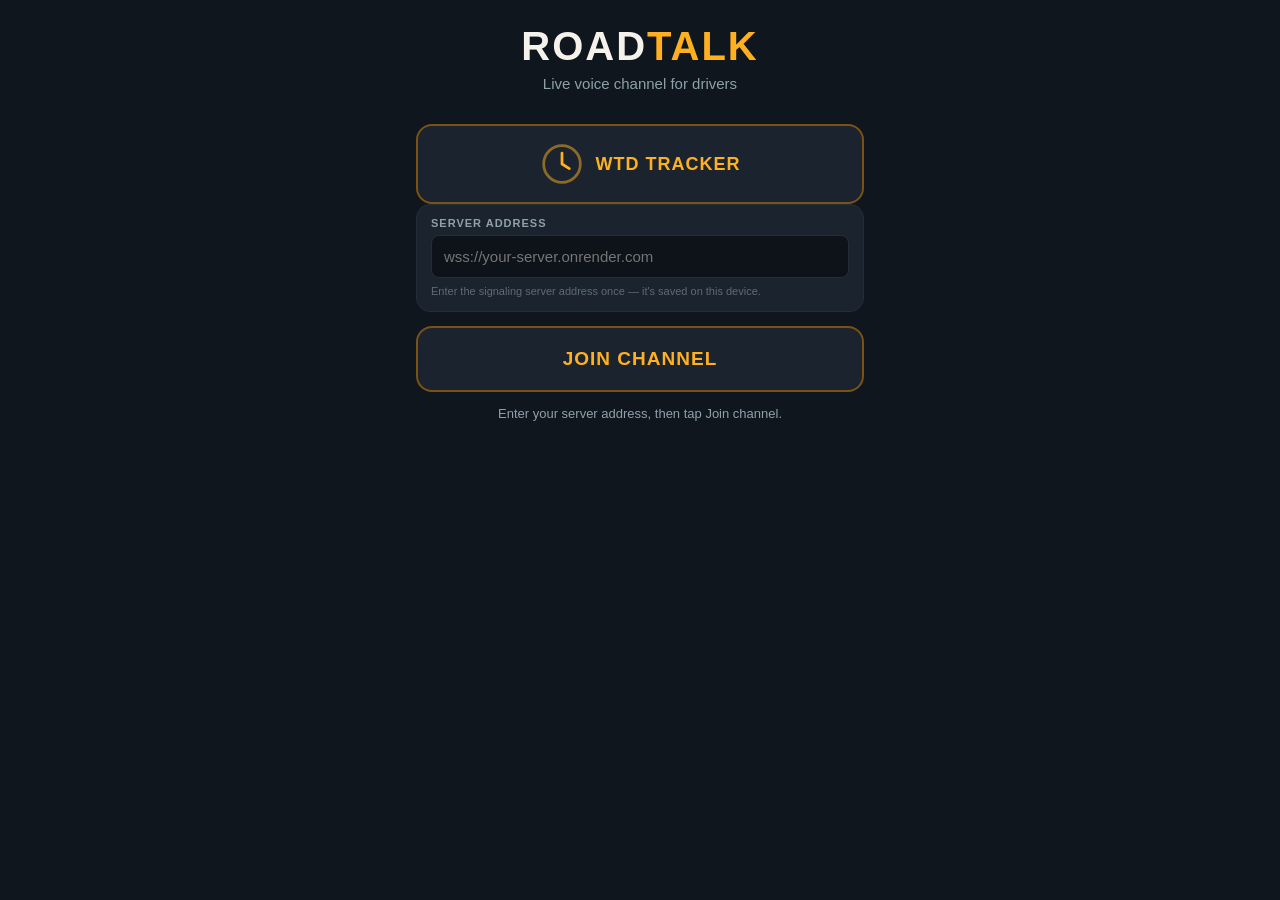
<file: index.html>
<!DOCTYPE html>
<html lang="en">
<head>
<meta charset="UTF-8">
<meta name="viewport" content="width=device-width, initial-scale=1.0, maximum-scale=1.0, user-scalable=no">
<title>RoadTalk</title>
<meta name="theme-color" content="#10161d">
<link rel="manifest" href="/manifest.json">
<link rel="icon" href="/icons/icon-192.png">
<link rel="apple-touch-icon" href="/icons/icon-192.png">
<meta name="apple-mobile-web-app-capable" content="yes">
<meta name="apple-mobile-web-app-status-bar-style" content="black-translucent">
<meta name="apple-mobile-web-app-title" content="RoadTalk">
<link rel="stylesheet" href="/style.css">
</head>
<body>
<div class="app">

  <header class="topbar">
    <h1>ROAD<span>TALK</span></h1>
    <p class="subtitle">Live voice channel for drivers</p>
  </header>

  <button class="routes-btn" id="routesBtn" type="button">
    <svg class="routes-icon" viewBox="0 0 48 48" fill="none" xmlns="http://www.w3.org/2000/svg">
      <circle cx="24" cy="24" r="20" stroke="currentColor" stroke-width="3" opacity="0.5"/>
      <path d="M24 12v12l8 5" stroke="currentColor" stroke-width="3" stroke-linecap="round" stroke-linejoin="round"/>
    </svg>
    <span>WTD Tracker</span>
  </button>

  <div class="server-box">
    <label for="serverUrl">Server address</label>
    <input type="text" id="serverUrl" placeholder="wss://your-server.onrender.com" autocomplete="off" autocapitalize="off" spellcheck="false">
    <p class="server-hint">Enter the signaling server address once — it's saved on this device.</p>
  </div>

  <button class="join-btn" id="joinBtn" type="button">Join channel</button>
  <p class="pick-hint" id="pickHint">Enter your server address, then tap Join channel.</p>

  <div class="room hidden" id="room">
    <div class="room-head">
      <span class="channel-dot" id="channelDot"></span>
      <h2 id="roomTitle">RoadTalk</h2>
      <span class="status" id="statusText">Ready</span>
    </div>

    <div class="participants" id="participants">
      <p class="empty-hint" id="emptyHint">Waiting for other drivers to join…</p>
    </div>

    <div class="ptt-wrap">
      <button class="mic" id="micBtn" type="button" disabled>
        <span id="micIcon">🎤</span>
      </button>
      <p class="hint" id="pttHint">Connecting…</p>
    </div>

    <button class="leave-btn" id="leaveBtn" type="button">Leave channel</button>
  </div>

</div>
<script src="/script.js"></script>
<script>
  if ("serviceWorker" in navigator) {
    window.addEventListener("load", function () {
      navigator.serviceWorker.register("/service-worker.js").catch(function (err) {
        console.log("Service worker registration failed:", err);
      });
    });
  }
</script>
</body>
</html>
</file>
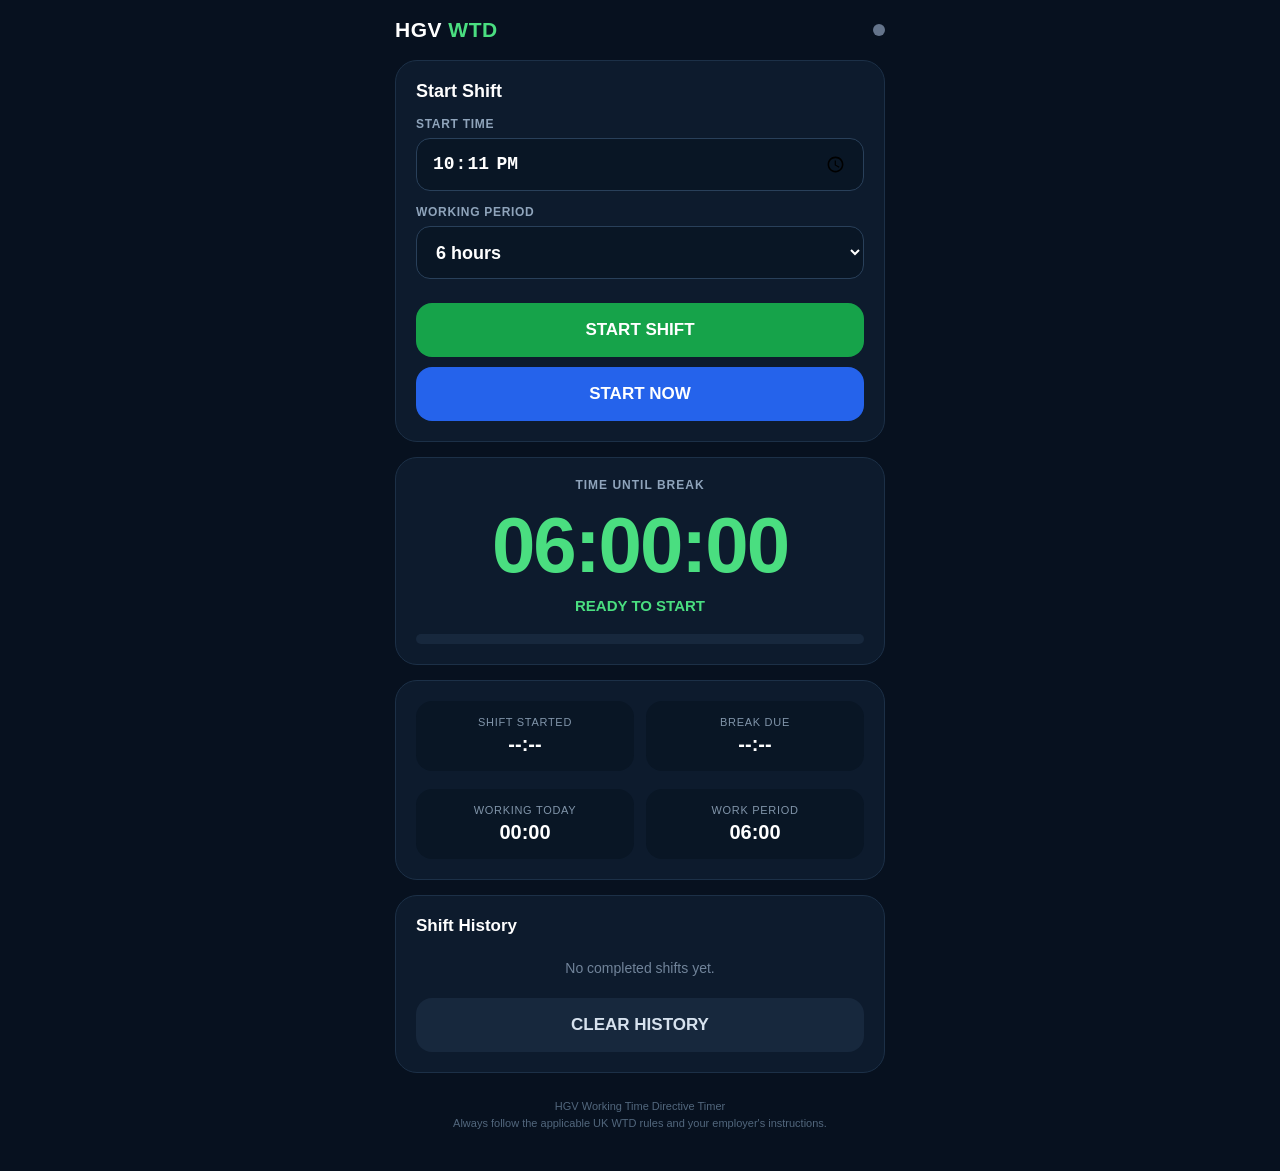
<file: wtd.html>
<!DOCTYPE html>
<html lang="en">
<head>
<meta charset="UTF-8">

<meta name="viewport"
      content="width=device-width,
               initial-scale=1.0,
               maximum-scale=1.0,
               user-scalable=no">

<meta name="theme-color" content="#07111f">

<meta name="mobile-web-app-capable" content="yes">
<meta name="apple-mobile-web-app-capable" content="yes">
<meta name="apple-mobile-web-app-status-bar-style" content="black-translucent">
<meta name="apple-mobile-web-app-title" content="HGV WTD">

<title>HGV WTD Timer</title>

<style>

* {
    box-sizing: border-box;
    -webkit-tap-highlight-color: transparent;
}

html,
body {
    margin: 0;
    padding: 0;
    min-height: 100%;
    background: #07111f;
    color: white;
    font-family:
        -apple-system,
        BlinkMacSystemFont,
        "Segoe UI",
        Roboto,
        Arial,
        sans-serif;
}

body {
    display: flex;
    justify-content: center;
}

.app {
    width: 100%;
    max-width: 520px;
    min-height: 100vh;
    padding: 18px 15px 40px;
}

/* HEADER */

.header {
    display: flex;
    justify-content: space-between;
    align-items: center;
    margin-bottom: 18px;
}

.logo {
    font-size: 21px;
    font-weight: 900;
    letter-spacing: .5px;
}

.logo span {
    color: #4ade80;
}

.status-dot {
    width: 12px;
    height: 12px;
    border-radius: 50%;
    background: #64748b;
}

.status-dot.active {
    background: #22c55e;
    box-shadow: 0 0 14px rgba(34,197,94,.8);
}

/* CARDS */

.card {
    background: #0d1b2d;
    border: 1px solid #1c3047;
    border-radius: 22px;
    padding: 20px;
    margin-bottom: 15px;
}

/* SETUP */

.setup-title {
    font-size: 18px;
    font-weight: 800;
    margin-bottom: 15px;
}

.field {
    margin-bottom: 14px;
}

.field label {
    display: block;
    color: #8fa4bb;
    font-size: 12px;
    font-weight: 700;
    text-transform: uppercase;
    letter-spacing: .7px;
    margin-bottom: 7px;
}

input,
select {
    width: 100%;
    height: 53px;
    border-radius: 14px;
    border: 1px solid #29405a;
    background: #091625;
    color: white;
    padding: 0 15px;
    font-size: 18px;
    font-weight: 700;
    outline: none;
}

input:focus,
select:focus {
    border-color: #4ade80;
}

/* TIMER */

.label {
    color: #8fa4bb;
    text-transform: uppercase;
    font-size: 12px;
    font-weight: 700;
    letter-spacing: 1px;
    text-align: center;
}

.main-timer {
    font-size: clamp(48px, 14vw, 78px);
    font-weight: 900;
    text-align: center;
    letter-spacing: -2px;
    margin: 8px 0 4px;
    font-variant-numeric: tabular-nums;
}

.timer-green {
    color: #4ade80;
}

.timer-orange {
    color: #fbbf24;
}

.timer-red {
    color: #f87171;
}

.status {
    text-align: center;
    font-weight: 800;
    font-size: 15px;
    margin-top: 6px;
}

.status.safe {
    color: #4ade80;
}

.status.warning {
    color: #fbbf24;
}

.status.danger {
    color: #f87171;
}

/* PROGRESS */

.progress {
    height: 10px;
    background: #17283d;
    border-radius: 20px;
    overflow: hidden;
    margin-top: 20px;
}

.progress-bar {
    height: 100%;
    width: 0%;
    background: #22c55e;
    transition: width .5s linear;
}

/* BUTTONS */

button {
    width: 100%;
    border: none;
    border-radius: 16px;
    padding: 17px;
    font-size: 17px;
    font-weight: 800;
    cursor: pointer;
    margin-top: 10px;
    color: white;
}

button:active {
    transform: scale(.98);
}

button:disabled {
    opacity: .45;
}

.btn-start {
    background: #16a34a;
}

.btn-now {
    background: #2563eb;
}

.btn-break {
    background: #2563eb;
}

.btn-stop {
    background: #dc2626;
}

.btn-end-break {
    background: #16a34a;
}

.btn-secondary {
    background: #17283d;
    color: #d7e2ee;
}

/* BREAK */

.break-card {
    display: none;
}

.break-card.visible {
    display: block;
}

.break-timer {
    font-size: 55px;
    text-align: center;
    font-weight: 900;
    font-variant-numeric: tabular-nums;
    margin: 8px 0;
}

.break-message {
    text-align: center;
    color: #a8b8ca;
    font-size: 14px;
    margin-bottom: 10px;
}

.break-progress {
    height: 12px;
    background: #17283d;
    border-radius: 20px;
    overflow: hidden;
}

.break-progress-bar {
    height: 100%;
    width: 0%;
    background: #3b82f6;
}

/* INFO */

.info-grid {
    display: grid;
    grid-template-columns: 1fr 1fr;
    gap: 12px;
}

.info-box {
    background: #091625;
    border-radius: 16px;
    padding: 15px;
    text-align: center;
}

.info-title {
    font-size: 11px;
    color: #8195aa;
    text-transform: uppercase;
    letter-spacing: .7px;
    margin-bottom: 5px;
}

.info-value {
    font-size: 20px;
    font-weight: 800;
    font-variant-numeric: tabular-nums;
}

/* NOTICE */

.notice {
    display: none;
    border-radius: 15px;
    padding: 14px;
    margin-bottom: 15px;
    text-align: center;
    font-weight: 800;
    font-size: 14px;
}

.notice.visible {
    display: block;
}

.notice.warning {
    background: rgba(245,158,11,.12);
    border: 1px solid rgba(245,158,11,.35);
    color: #fbbf24;
}

.notice.danger {
    background: rgba(239,68,68,.12);
    border: 1px solid rgba(239,68,68,.35);
    color: #f87171;
}

/* HISTORY */

.history-title {
    font-size: 17px;
    font-weight: 800;
    margin-bottom: 12px;
}

.history-empty {
    color: #71849a;
    text-align: center;
    font-size: 14px;
    padding: 12px 0;
}

.history-item {
    display: flex;
    justify-content: space-between;
    align-items: center;
    padding: 13px 0;
    border-bottom: 1px solid #1b2d43;
}

.history-item:last-child {
    border-bottom: none;
}

.history-date {
    font-size: 13px;
    color: #9db0c3;
}

.history-hours {
    font-weight: 800;
}

/* ALARM */

.alarm-overlay {
    position: fixed;
    inset: 0;
    z-index: 99999;
    display: none;
    align-items: center;
    justify-content: center;
    padding: 20px;
    background: rgba(3, 8, 15, .94);
}

.alarm-overlay.visible {
    display: flex;
}

.alarm-box {
    width: 100%;
    max-width: 480px;
    background: #0d1b2d;
    border: 2px solid #f87171;
    border-radius: 28px;
    padding: 28px 20px;
    text-align: center;
    box-shadow:
        0 0 50px rgba(248,113,113,.35);
    animation: alarmPulse .8s infinite alternate;
}

.alarm-icon {
    font-size: 64px;
    margin-bottom: 10px;
}

.alarm-title {
    color: #f87171;
    font-size: 28px;
    font-weight: 950;
    line-height: 1.1;
    margin-bottom: 12px;
}

.alarm-text {
    color: #f8fafc;
    font-size: 18px;
    font-weight: 800;
    line-height: 1.4;
}

.alarm-countdown {
    color: #fbbf24;
    font-size: 18px;
    font-weight: 900;
    margin-top: 14px;
}

.stop-alarm-button {
    background: #dc2626;
    font-size: 20px;
    padding: 20px;
    margin-top: 22px;
}

@keyframes alarmPulse {

    from {
        transform: scale(1);
        box-shadow:
            0 0 30px rgba(248,113,113,.25);
    }

    to {
        transform: scale(1.015);
        box-shadow:
            0 0 65px rgba(248,113,113,.65);
    }

}

/* WARNING ALARM */

.alarm-box.warning-alarm {
    border-color: #fbbf24;
}

.alarm-box.warning-alarm .alarm-title {
    color: #fbbf24;
}

/* FOOTER */

.footer {
    text-align: center;
    color: #52677d;
    font-size: 11px;
    line-height: 1.5;
    margin-top: 25px;
}

.hidden {
    display: none !important;
}

</style>
</head>

<body>

<div class="app">

    <!-- HEADER -->

    <div class="header">

        <div class="logo">
            HGV <span>WTD</span>
        </div>

        <div id="statusDot"
             class="status-dot">
        </div>

    </div>


    <!-- SETUP -->

    <div id="setupCard" class="card">

        <div class="setup-title">
            Start Shift
        </div>

        <div class="field">

            <label for="startTime">
                Start Time
            </label>

            <input
                id="startTime"
                type="time"
            >

        </div>


        <div class="field">

            <label for="workPeriod">
                Working Period
            </label>

            <select id="workPeriod">

                <option value="240">
                    4 hours
                </option>

                <option value="270">
                    4 hours 30 minutes
                </option>

                <option value="300">
                    5 hours
                </option>

                <option value="330">
                    5 hours 30 minutes
                </option>

                <option value="360" selected>
                    6 hours
                </option>

                <option value="390">
                    6 hours 30 minutes
                </option>

                <option value="420">
                    7 hours
                </option>

            </select>

        </div>


        <button
            class="btn-start"
            onclick="startShiftWithSelectedTime()">

            START SHIFT

        </button>


        <button
            class="btn-now"
            onclick="startShiftNow()">

            START NOW

        </button>

    </div>


    <!-- NOTICE -->

    <div id="notice"
         class="notice">
    </div>


    <!-- MAIN TIMER -->

    <div class="card">

        <div class="label">
            Time Until Break
        </div>


        <div id="mainTimer"
             class="main-timer timer-green">

            06:00:00

        </div>


        <div id="mainStatus"
             class="status safe">

            READY TO START

        </div>


        <div class="progress">

            <div id="progressBar"
                 class="progress-bar">
            </div>

        </div>


        <button
            id="breakButton"
            class="btn-break"
            onclick="startBreak()"
            style="display:none;">

            START BREAK

        </button>


        <button
            id="stopButton"
            class="btn-stop"
            onclick="stopShift()"
            style="display:none;">

            END SHIFT

        </button>

    </div>


    <!-- BREAK -->

    <div id="breakCard"
         class="card break-card">

        <div class="label">
            BREAK
        </div>


        <div id="breakTimer"
             class="break-timer">

            00:00

        </div>


        <div id="breakMessage"
             class="break-message">

            Minimum qualifying break: 15 minutes

        </div>


        <div class="break-progress">

            <div id="breakProgressBar"
                 class="break-progress-bar">
            </div>

        </div>


        <button
            id="endBreakButton"
            class="btn-end-break"
            onclick="endBreak()"
            disabled>

            END BREAK

        </button>

    </div>


    <!-- SHIFT INFORMATION -->

    <div class="card">

        <div class="info-grid">

            <div class="info-box">

                <div class="info-title">
                    Shift Started
                </div>

                <div id="shiftStart"
                     class="info-value">

                    --:--

                </div>

            </div>


            <div class="info-box">

                <div class="info-title">
                    Break Due
                </div>

                <div id="breakDue"
                     class="info-value">

                    --:--

                </div>

            </div>

        </div>


        <br>


        <div class="info-grid">

            <div class="info-box">

                <div class="info-title">
                    Working Today
                </div>

                <div id="dailyHours"
                     class="info-value">

                    00:00

                </div>

            </div>


            <div class="info-box">

                <div class="info-title">
                    Work Period
                </div>

                <div id="selectedPeriod"
                     class="info-value">

                    6:00

                </div>

            </div>

        </div>

    </div>


    <!-- HISTORY -->

    <div class="card">

        <div class="history-title">
            Shift History
        </div>

        <div id="history">
        </div>

        <button
            class="btn-secondary"
            onclick="clearHistory()">

            CLEAR HISTORY

        </button>

    </div>


    <div class="footer">

        HGV Working Time Directive Timer<br>

        Always follow the applicable UK WTD rules
        and your employer's instructions.

    </div>

</div>


<!-- =====================================================
     ALARM OVERLAY
===================================================== -->

<div id="alarmOverlay"
     class="alarm-overlay">

    <div id="alarmBox"
         class="alarm-box">

        <div id="alarmIcon"
             class="alarm-icon">

            ⚠️

        </div>

        <div id="alarmTitle"
             class="alarm-title">

            WTD BREAK WARNING

        </div>

        <div id="alarmText"
             class="alarm-text">

            Your working-period limit is approaching.

        </div>

        <div id="alarmCountdown"
             class="alarm-countdown">

            ALARM ACTIVE

        </div>

        <button
            class="stop-alarm-button"
            onclick="stopAlarm()">

            🔇 STOP ALARM

        </button>

    </div>

</div>


<script>

"use strict";


/* =========================================================
   SETTINGS
========================================================= */

const MIN_BREAK = 15 * 60;

const WARNING_TIME = 30 * 60;


/*
   Alarm duration.

   WARNING:
   30 seconds

   LIMIT:
   60 seconds
*/

const WARNING_ALARM_DURATION = 30;

const LIMIT_ALARM_DURATION = 60;


const STORAGE_KEY =
    "hgv_wtd_timer_v2";


/* =========================================================
   STATE
========================================================= */

let state = {

    shiftActive: false,

    breakActive: false,

    shiftStart: null,

    workPeriodStart: null,

    breakStart: null,

    workLimitSeconds: 6 * 60 * 60,

    totalWorkedBeforeCurrentPeriod: 0,

    history: [],

    warningAlarmPlayed: false,

    limitAlarmPlayed: false

};


/* =========================================================
   ELEMENTS
========================================================= */

const startTimeInput =
    document.getElementById(
        "startTime"
    );

const workPeriodSelect =
    document.getElementById(
        "workPeriod"
    );


/* =========================================================
   AUDIO ALARM SYSTEM
========================================================= */

let audioContext = null;

let alarmInterval = null;

let alarmStopTimeout = null;

let alarmCountdownInterval = null;

let alarmEndTime = null;


/*
   Create/resume the audio engine.

   This is intentionally started after the
   user presses START SHIFT.
*/

function initializeAudio() {

    try {

        if (!audioContext) {

            const AudioContext =
                window.AudioContext ||
                window.webkitAudioContext;

            if (AudioContext) {

                audioContext =
                    new AudioContext();

            }

        }


        if (
            audioContext &&
            audioContext.state === "suspended"
        ) {

            audioContext.resume();

        }

    }

    catch (error) {

        console.log(
            "Audio initialization unavailable",
            error
        );

    }

}


/*
   One loud alarm tone.

   The tone alternates between two frequencies
   so it sounds more like an alarm than a single beep.
*/

function playAlarmTone() {

    try {

        initializeAudio();

        if (!audioContext) {

            return;

        }


        const now =
            audioContext.currentTime;


        const oscillator =
            audioContext.createOscillator();

        const gain =
            audioContext.createGain();


        oscillator.type =
            "square";


        oscillator.frequency.setValueAtTime(
            880,
            now
        );

        oscillator.frequency.setValueAtTime(
            660,
            now + 0.18
        );

        oscillator.frequency.setValueAtTime(
            880,
            now + 0.36
        );


        gain.gain.setValueAtTime(
            0.0001,
            now
        );

        gain.gain.exponentialRampToValueAtTime(
            0.65,
            now + 0.02
        );

        gain.gain.exponentialRampToValueAtTime(
            0.0001,
            now + 0.48
        );


        oscillator.connect(gain);

        gain.connect(
            audioContext.destination
        );


        oscillator.start(now);

        oscillator.stop(
            now + 0.5
        );

    }

    catch (error) {

        console.log(
            "Alarm sound error",
            error
        );

    }

}


/*
   Start a repeating alarm.
*/

function startAlarm(
    type
) {

    stopAlarm(false);


    initializeAudio();


    const isLimit =
        type === "limit";


    const duration =
        isLimit
            ? LIMIT_ALARM_DURATION
            : WARNING_ALARM_DURATION;


    alarmEndTime =
        Date.now() +
        duration * 1000;


    const overlay =
        document.getElementById(
            "alarmOverlay"
        );

    const box =
        document.getElementById(
            "alarmBox"
        );

    const icon =
        document.getElementById(
            "alarmIcon"
        );

    const title =
        document.getElementById(
            "alarmTitle"
        );

    const text =
        document.getElementById(
            "alarmText"
        );

    const countdown =
        document.getElementById(
            "alarmCountdown"
        );


    if (isLimit) {

        box.classList.remove(
            "warning-alarm"
        );

        icon.textContent =
            "🚨";

        title.textContent =
            "BREAK REQUIRED NOW";

        text.textContent =
            "Your working-period limit has been reached. TAKE YOUR BREAK NOW.";

    }

    else {

        box.classList.add(
            "warning-alarm"
        );

        icon.textContent =
            "⚠️";

        title.textContent =
            "WTD BREAK WARNING";

        text.textContent =
            "Your working-period limit will be reached in 30 minutes.";

    }


    overlay.classList.add(
        "visible"
    );


    function updateAlarmCountdown() {

        const remaining =
            Math.max(
                0,
                Math.ceil(
                    (
                        alarmEndTime -
                        Date.now()
                    ) / 1000
                )
            );


        countdown.textContent =
            "ALARM ACTIVE — " +
            remaining +
            " seconds";


        if (
            remaining <= 0
        ) {

            stopAlarm();

        }

    }


    updateAlarmCountdown();


    /*
       First sound immediately.
    */

    playAlarmTone();


    /*
       Repeat the alarm every 1.2 seconds.
    */

    alarmInterval =
        setInterval(
            function() {

                if (
                    Date.now() >=
                    alarmEndTime
                ) {

                    stopAlarm();

                    return;

                }

                playAlarmTone();

            },
            1200
        );


    alarmCountdownInterval =
        setInterval(
            updateAlarmCountdown,
            250
        );


    /*
       Safety timeout.
    */

    alarmStopTimeout =
        setTimeout(
            function() {

                stopAlarm();

            },
            duration * 1000
        );

}


/*
   Stop the repeating alarm.
*/

function stopAlarm(
    updateState = true
) {

    if (alarmInterval) {

        clearInterval(
            alarmInterval
        );

        alarmInterval =
            null;

    }


    if (alarmStopTimeout) {

        clearTimeout(
            alarmStopTimeout
        );

        alarmStopTimeout =
            null;

    }


    if (alarmCountdownInterval) {

        clearInterval(
            alarmCountdownInterval
        );

        alarmCountdownInterval =
            null;

    }


    alarmEndTime =
        null;


    const overlay =
        document.getElementById(
            "alarmOverlay"
        );

    if (overlay) {

        overlay.classList.remove(
            "visible"
        );

    }

}


/* =========================================================
   DEFAULT START TIME
========================================================= */

function setCurrentTime() {

    const now = new Date();

    const hours =
        String(
            now.getHours()
        ).padStart(2, "0");

    const minutes =
        String(
            now.getMinutes()
        ).padStart(2, "0");

    startTimeInput.value =
        `${hours}:${minutes}`;
}


/* =========================================================
   STORAGE
========================================================= */

function saveState() {

    localStorage.setItem(
        STORAGE_KEY,
        JSON.stringify(state)
    );

}


function loadState() {

    try {

        const saved =
            localStorage.getItem(
                STORAGE_KEY
            );

        if (!saved) return;

        const parsed =
            JSON.parse(saved);

        state = {
            ...state,
            ...parsed
        };

        /*
           Make sure old versions of the app
           receive the new alarm properties.
        */

        if (
            typeof state.warningAlarmPlayed !==
            "boolean"
        ) {

            state.warningAlarmPlayed =
                false;

        }


        if (
            typeof state.limitAlarmPlayed !==
            "boolean"
        ) {

            state.limitAlarmPlayed =
                false;

        }

    }

    catch (error) {

        console.error(error);

    }

}


/* =========================================================
   FORMAT
========================================================= */

function formatTime(seconds) {

    seconds =
        Math.max(
            0,
            Math.floor(seconds)
        );

    const hours =
        Math.floor(
            seconds / 3600
        );

    const minutes =
        Math.floor(
            (seconds % 3600) / 60
        );

    const secs =
        seconds % 60;

    return (
        String(hours).padStart(2, "0") +
        ":" +
        String(minutes).padStart(2, "0") +
        ":" +
        String(secs).padStart(2, "0")
    );

}


function formatShortTime(seconds) {

    seconds =
        Math.max(
            0,
            Math.floor(seconds)
        );

    const hours =
        Math.floor(
            seconds / 3600
        );

    const minutes =
        Math.floor(
            (seconds % 3600) / 60
        );

    return (
        String(hours).padStart(2, "0") +
        ":" +
        String(minutes).padStart(2, "0")
    );

}


/* =========================================================
   START SHIFT USING SELECTED TIME
========================================================= */

function startShiftWithSelectedTime() {

    const time =
        startTimeInput.value;

    if (!time) {

        alert(
            "Please select a start time."
        );

        return;

    }


    const [
        hours,
        minutes
    ] =
        time.split(":")
            .map(Number);


    const now =
        new Date();

    const start =
        new Date();

    start.setHours(
        hours,
        minutes,
        0,
        0
    );


    if (start > now) {

        alert(
            "The start time cannot be in the future."
        );

        return;

    }


    startShift(
        start.getTime()
    );

}


/* =========================================================
   START NOW
========================================================= */

function startShiftNow() {

    startShift(
        Date.now()
    );

}


/* =========================================================
   START SHIFT
========================================================= */

function startShift(timestamp) {

    if (state.shiftActive) {

        return;

    }


    initializeAudio();


    const selectedLimit =
        Number(
            workPeriodSelect.value
        );


    state.shiftActive =
        true;

    state.breakActive =
        false;

    state.shiftStart =
        timestamp;

    state.workPeriodStart =
        timestamp;

    state.breakStart =
        null;

    state.workLimitSeconds =
        selectedLimit * 60;

    state.totalWorkedBeforeCurrentPeriod =
        0;


    /*
       Reset alarms for the new shift.
    */

    state.warningAlarmPlayed =
        false;

    state.limitAlarmPlayed =
        false;


    saveState();

    updateUI();

}


/* =========================================================
   END SHIFT
========================================================= */

function stopShift() {

    if (!state.shiftActive) {

        return;

    }


    stopAlarm();


    const now =
        Date.now();


    let worked =
        state.totalWorkedBeforeCurrentPeriod;


    if (!state.breakActive) {

        worked +=
            Math.max(
                0,
                Math.floor(
                    (
                        now -
                        state.workPeriodStart
                    ) / 1000
                )
            );

    }


    const startDate =
        new Date(
            state.shiftStart
        );


    state.history.unshift({

        date:
            startDate.toLocaleDateString(
                "en-GB"
            ),

        start:
            startDate.toLocaleTimeString(
                "en-GB",
                {
                    hour: "2-digit",
                    minute: "2-digit"
                }
            ),

        worked:
            worked

    });


    if (
        state.history.length >
        30
    ) {

        state.history =
            state.history.slice(
                0,
                30
            );

    }


    state.shiftActive =
        false;

    state.breakActive =
        false;

    state.shiftStart =
        null;

    state.workPeriodStart =
        null;

    state.breakStart =
        null;

    state.totalWorkedBeforeCurrentPeriod =
        0;

    state.warningAlarmPlayed =
        false;

    state.limitAlarmPlayed =
        false;


    saveState();

    updateUI();

}


/* =========================================================
   WORK TIME
========================================================= */

function getCurrentWorkSeconds() {

    if (
        !state.shiftActive ||
        state.breakActive
    ) {

        return 0;

    }


    return Math.max(
        0,
        Math.floor(
            (
                Date.now() -
                state.workPeriodStart
            ) / 1000
        )
    );

}


function getRemainingSeconds() {

    return Math.max(
        0,
        state.workLimitSeconds -
        getCurrentWorkSeconds()
    );

}


/* =========================================================
   BREAK
========================================================= */

function startBreak() {

    if (
        !state.shiftActive ||
        state.breakActive
    ) {

        return;

    }


    stopAlarm();


    state.totalWorkedBeforeCurrentPeriod +=
        getCurrentWorkSeconds();


    state.breakActive =
        true;

    state.breakStart =
        Date.now();


    /*
       Reset the alarms.

       After a qualifying break, a new
       working period begins.
    */

    state.warningAlarmPlayed =
        false;

    state.limitAlarmPlayed =
        false;


    saveState();

    updateUI();

}


/* =========================================================
   END BREAK
========================================================= */

function endBreak() {

    if (!state.breakActive) {

        return;

    }


    const breakSeconds =
        Math.floor(
            (
                Date.now() -
                state.breakStart
            ) / 1000
        );


    if (
        breakSeconds <
        MIN_BREAK
    ) {

        alert(
            "The break has not reached 15 minutes yet."
        );

        return;

    }


    state.breakActive =
        false;

    state.breakStart =
        null;

    state.workPeriodStart =
        Date.now();


    /*
       New working period.
    */

    state.warningAlarmPlayed =
        false;

    state.limitAlarmPlayed =
        false;


    saveState();

    updateUI();

}


/* =========================================================
   BREAK TIME
========================================================= */

function getBreakSeconds() {

    if (
        !state.breakActive ||
        !state.breakStart
    ) {

        return 0;

    }


    return Math.max(
        0,
        Math.floor(
            (
                Date.now() -
                state.breakStart
            ) / 1000
        )
    );

}


/* =========================================================
   BREAK DUE CLOCK
========================================================= */

function getBreakDueTime() {

    if (
        !state.shiftActive ||
        !state.workPeriodStart
    ) {

        return "--:--";

    }


    const due =
        new Date(
            state.workPeriodStart +
            (
                state.workLimitSeconds *
                1000
            )
        );


    return due.toLocaleTimeString(
        "en-GB",
        {
            hour: "2-digit",
            minute: "2-digit"
        }
    );

}


/* =========================================================
   TODAY
========================================================= */

function getTodayWorkedSeconds() {

    let total = 0;

    const today =
        new Date()
            .toLocaleDateString(
                "en-GB"
            );


    state.history.forEach(
        item => {

            if (
                item.date === today
            ) {

                total +=
                    item.worked;

            }

        }
    );


    if (
        state.shiftActive
    ) {

        total +=
            state.totalWorkedBeforeCurrentPeriod;


        if (
            !state.breakActive
        ) {

            total +=
                getCurrentWorkSeconds();

        }

    }


    return total;

}


/* =========================================================
   ALARM CHECK
========================================================= */

function checkAlarms(
    remaining
) {

    if (
        !state.shiftActive ||
        state.breakActive
    ) {

        return;

    }


    /*
       30-MINUTE WARNING
    */

    if (
        remaining <= WARNING_TIME &&
        remaining > 0 &&
        !state.warningAlarmPlayed
    ) {

        state.warningAlarmPlayed =
            true;

        saveState();

        startAlarm(
            "warning"
        );

    }


    /*
       LIMIT REACHED
    */

    if (
        remaining <= 0 &&
        !state.limitAlarmPlayed
    ) {

        state.limitAlarmPlayed =
            true;

        saveState();

        startAlarm(
            "limit"
        );

    }

}


/* =========================================================
   UPDATE UI
========================================================= */

function updateUI() {

    const mainTimer =
        document.getElementById(
            "mainTimer"
        );

    const mainStatus =
        document.getElementById(
            "mainStatus"
        );

    const progressBar =
        document.getElementById(
            "progressBar"
        );

    const breakButton =
        document.getElementById(
            "breakButton"
        );

    const stopButton =
        document.getElementById(
            "stopButton"
        );

    const breakCard =
        document.getElementById(
            "breakCard"
        );

    const statusDot =
        document.getElementById(
            "statusDot"
        );

    const setupCard =
        document.getElementById(
            "setupCard"
        );

    const shiftStart =
        document.getElementById(
            "shiftStart"
        );

    const breakDue =
        document.getElementById(
            "breakDue"
        );

    const dailyHours =
        document.getElementById(
            "dailyHours"
        );

    const selectedPeriod =
        document.getElementById(
            "selectedPeriod"
        );

    const notice =
        document.getElementById(
            "notice"
        );


    selectedPeriod.textContent =
        formatShortTime(
            state.workLimitSeconds
        );


    dailyHours.textContent =
        formatShortTime(
            getTodayWorkedSeconds()
        );


    /* NOT ACTIVE */

    if (!state.shiftActive) {

        setupCard.classList.remove(
            "hidden"
        );

        mainTimer.textContent =
            formatTime(
                Number(
                    workPeriodSelect.value
                ) * 60
            );

        mainTimer.className =
            "main-timer timer-green";

        mainStatus.textContent =
            "READY TO START";

        mainStatus.className =
            "status safe";

        progressBar.style.width =
            "0%";

        breakButton.style.display =
            "none";

        stopButton.style.display =
            "none";

        breakCard.classList.remove(
            "visible"
        );

        statusDot.classList.remove(
            "active"
        );

        shiftStart.textContent =
            "--:--";

        breakDue.textContent =
            "--:--";

        notice.classList.remove(
            "visible"
        );

        renderHistory();

        return;

    }


    /* ACTIVE */

    setupCard.classList.add(
        "hidden"
    );

    statusDot.classList.add(
        "active"
    );

    stopButton.style.display =
        "block";


    shiftStart.textContent =
        new Date(
            state.shiftStart
        ).toLocaleTimeString(
            "en-GB",
            {
                hour: "2-digit",
                minute: "2-digit"
            }
        );


    breakDue.textContent =
        getBreakDueTime();


    /* BREAK ACTIVE */

    if (state.breakActive) {

        breakCard.classList.add(
            "visible"
        );

        breakButton.style.display =
            "none";


        const breakSeconds =
            getBreakSeconds();


        const breakTimer =
            document.getElementById(
                "breakTimer"
            );

        const breakMessage =
            document.getElementById(
                "breakMessage"
            );

        const breakProgress =
            document.getElementById(
                "breakProgressBar"
            );

        const endBreakButton =
            document.getElementById(
                "endBreakButton"
            );


        breakTimer.textContent =
            formatTime(
                breakSeconds
            );


        const percent =
            Math.min(
                100,
                (
                    breakSeconds /
                    MIN_BREAK
                ) * 100
            );


        breakProgress.style.width =
            percent + "%";


        if (
            breakSeconds >=
            MIN_BREAK
        ) {

            breakMessage.textContent =
                "✓ 15-minute qualifying break reached.";

            endBreakButton.disabled =
                false;

        } else {

            breakMessage.textContent =
                "Qualifying break in " +
                formatTime(
                    MIN_BREAK -
                    breakSeconds
                );

            endBreakButton.disabled =
                true;

        }


        mainTimer.textContent =
            "ON BREAK";

        mainTimer.className =
            "main-timer timer-green";

        mainStatus.textContent =
            "BREAK IN PROGRESS";

        mainStatus.className =
            "status safe";

        progressBar.style.width =
            "0%";

        notice.classList.remove(
            "visible"
        );

        return;

    }


    /* WORKING */

    breakCard.classList.remove(
        "visible"
    );

    breakButton.style.display =
        "block";


    const remaining =
        getRemainingSeconds();


    const worked =
        getCurrentWorkSeconds();


    /*
       CHECK THE NEW ALARMS
    */

    checkAlarms(
        remaining
    );


    mainTimer.textContent =
        formatTime(
            remaining
        );


    const percent =
        Math.min(
            100,
            (
                worked /
                state.workLimitSeconds
            ) * 100
        );


    progressBar.style.width =
        percent + "%";


    notice.classList.remove(
        "visible",
        "warning",
        "danger"
    );


    if (
        remaining <= 0
    ) {

        mainTimer.className =
            "main-timer timer-red";

        mainStatus.textContent =
            "BREAK REQUIRED NOW";

        mainStatus.className =
            "status danger";

        notice.textContent =
            "⚠️ WORKING PERIOD REACHED — TAKE YOUR REQUIRED BREAK";

        notice.classList.add(
            "visible",
            "danger"
        );

    }

    else if (
        remaining <= WARNING_TIME
    ) {

        mainTimer.className =
            "main-timer timer-orange";

        mainStatus.textContent =
            "BREAK DUE SOON";

        mainStatus.className =
            "status warning";

        notice.textContent =
            "⚠️ Your working-period limit is approaching.";

        notice.classList.add(
            "visible",
            "warning"
        );

    }

    else {

        mainTimer.className =
            "main-timer timer-green";

        mainStatus.textContent =
            "SAFE — WORKING";

        mainStatus.className =
            "status safe";

    }


    renderHistory();

}


/* =========================================================
   HISTORY
========================================================= */

function renderHistory() {

    const history =
        document.getElementById(
            "history"
        );


    if (
        !state.history ||
        state.history.length === 0
    ) {

        history.innerHTML =
            `
            <div class="history-empty">
                No completed shifts yet.
            </div>
            `;

        return;

    }


    history.innerHTML =
        state.history.map(
            item => {

                return `
                    <div class="history-item">

                        <div>

                            <div class="history-date">
                                ${item.date}
                            </div>

                            <div
                                style="
                                font-size:12px;
                                color:#71849a;
                                "
                            >
                                Started ${item.start}
                            </div>

                        </div>

                        <div class="history-hours">
                            ${formatShortTime(
                                item.worked
                            )}
                        </div>

                    </div>
                `;

            }
        ).join("");

}


/* =========================================================
   CLEAR HISTORY
========================================================= */

function clearHistory() {

    if (
        !confirm(
            "Delete all shift history?"
        )
    ) {

        return;

    }


    state.history = [];

    saveState();

    updateUI();

}


/* =========================================================
   CHANGE WORK PERIOD BEFORE START
========================================================= */

workPeriodSelect.addEventListener(
    "change",
    function() {

        if (!state.shiftActive) {

            const seconds =
                Number(
                    this.value
                ) * 60;

            document.getElementById(
                "mainTimer"
            ).textContent =
                formatTime(
                    seconds
                );

            document.getElementById(
                "selectedPeriod"
            ).textContent =
                formatShortTime(
                    seconds
                );

        }

    }
);


/* =========================================================
   STARTUP
========================================================= */

setCurrentTime();

loadState();


if (
    state.shiftActive
) {

    workPeriodSelect.value =
        String(
            state.workLimitSeconds / 60
        );

}


updateUI();


/* =========================================================
   TIMER
========================================================= */

setInterval(
    updateUI,
    1000
);


/* =========================================================
   PHONE SCREEN WAKE LOCK
========================================================= */

let wakeLock = null;


async function requestWakeLock() {

    try {

        if (
            "wakeLock" in navigator &&
            !wakeLock
        ) {

            wakeLock =
                await navigator.wakeLock.request(
                    "screen"
                );

        }

    }

    catch (error) {

        console.log(
            "Wake Lock unavailable"
        );

    }

}


/* =========================================================
   VISIBILITY
========================================================= */

document.addEventListener(
    "visibilitychange",
    async function() {

        if (
            !document.hidden &&
            state.shiftActive
        ) {

            await requestWakeLock();

            /*
               Re-check immediately when the
               application becomes visible.
            */

            updateUI();

        }

    }
);


/* =========================================================
   REQUEST WAKE LOCK WHEN STARTING
========================================================= */

const originalStart =
    startShift;


startShift = function(timestamp) {

    initializeAudio();

    originalStart(timestamp);

    requestWakeLock();

};

</script>

</body>
</html>
</file>
<file: style.css>
:root {
    --asphalt: #10161d;
    --panel: #1b242e;
    --panel-light: #232e3a;
    --amber: #ffb020;
    --amber-dim: #7a5215;
    --signal-green: #35d07f;
    --alert-red: #ff4d4d;
    --text: #f5f2ec;
    --text-muted: #8fa0ab;
}

* { box-sizing: border-box; }

html, body { height: 100%; }

body {
    margin: 0;
    font-family: -apple-system, BlinkMacSystemFont, "Segoe UI", Arial, sans-serif;
    background: #10161d;
    color: var(--text);
    -webkit-tap-highlight-color: transparent;
    overscroll-behavior: none;
}

.app {
    max-width: 480px;
    min-height: 100vh;
    min-height: 100dvh;
    margin: 0 auto;
    padding: calc(24px + env(safe-area-inset-top)) 16px calc(24px + env(safe-area-inset-bottom));
    display: flex;
    flex-direction: column;
}

/* ---------- Header ---------- */
.topbar {
    text-align: center;
    margin-bottom: 18px;
}

h1 {
    font-weight: 800;
    letter-spacing: 2px;
    font-size: clamp(28px, 9vw, 40px);
    margin: 0;
    text-transform: uppercase;
}

h1 span {
    color: var(--amber);
}

.subtitle {
    color: var(--text-muted);
    font-size: clamp(13px, 3.6vw, 15px);
    margin: 6px 0 0;
}

/* ---------- Routes button ---------- */
.routes-btn {
    margin-top: 14px;
    width: 100%;
    padding: 16px 18px;
    border-radius: 16px;
    border: 2px solid var(--amber-dim);
    background: var(--panel);
    color: var(--amber);
    display: flex;
    align-items: center;
    justify-content: center;
    gap: 12px;
    cursor: pointer;
    touch-action: manipulation;
    user-select: none;
}

.routes-btn span {
    font-size: clamp(15px, 4.2vw, 18px);
    font-weight: 800;
    letter-spacing: 1px;
    text-transform: uppercase;
}

.routes-icon {
    width: clamp(34px, 9vw, 44px);
    height: auto;
    flex-shrink: 0;
}

.routes-btn:active {
    transform: scale(0.98);
}

/* ---------- Server address box ---------- */
.server-box {
    background: var(--panel);
    border: 1px solid var(--panel-light);
    border-radius: 14px;
    padding: 12px 14px;
    margin-bottom: 14px;
}

.server-box label {
    display: block;
    font-size: 11px;
    font-weight: 700;
    letter-spacing: 1px;
    text-transform: uppercase;
    color: var(--text-muted);
    margin-bottom: 6px;
}

.server-box input {
    width: 100%;
    padding: 12px;
    border-radius: 8px;
    border: 1px solid var(--panel-light);
    background: #0d1319;
    color: var(--text);
    font-size: 15px;
}

.server-hint {
    font-size: 11px;
    color: #5c6b75;
    margin: 6px 0 0;
    line-height: 1.4;
}

/* ---------- Join button ---------- */
.join-btn {
    width: 100%;
    padding: 20px 6px;
    border-radius: 16px;
    border: 2px solid var(--amber-dim);
    background: var(--panel);
    color: var(--amber);
    font-size: clamp(16px, 4.6vw, 19px);
    font-weight: 800;
    letter-spacing: 1px;
    text-transform: uppercase;
    cursor: pointer;
    touch-action: manipulation;
    user-select: none;
}

.join-btn:active {
    transform: scale(0.98);
}

.join-btn:disabled {
    opacity: 0.5;
    cursor: not-allowed;
}

.pick-hint {
    text-align: center;
    color: var(--text-muted);
    font-size: 13px;
    margin: 14px 0 0;
}

/* ---------- Room ---------- */
.room {
    margin-top: 18px;
    background: var(--panel);
    border: 1px solid var(--panel-light);
    padding: 16px;
    border-radius: 20px;
    flex: 1;
    display: flex;
    flex-direction: column;
    min-height: 0;
}

.room.hidden {
    display: none;
}

.room-head {
    display: flex;
    align-items: center;
    gap: 10px;
    margin-bottom: 12px;
}

.channel-dot {
    width: 11px;
    height: 11px;
    border-radius: 50%;
    background: var(--text-muted);
    flex-shrink: 0;
}

.channel-dot.live {
    background: var(--signal-green);
    box-shadow: 0 0 10px 2px var(--signal-green);
}

#roomTitle {
    font-size: clamp(17px, 4.6vw, 20px);
    font-weight: 700;
    text-transform: uppercase;
    letter-spacing: 0.5px;
    margin: 0;
    flex: 1;
}

.status {
    font-size: 12px;
    color: var(--text-muted);
}

.status.error { color: var(--alert-red); }
.status.live { color: var(--signal-green); }

/* ---------- Participants ---------- */
.participants {
    flex: 1;
    min-height: 120px;
    background: #000;
    margin: 0 0 16px;
    border-radius: 12px;
    overflow-y: auto;
    -webkit-overflow-scrolling: touch;
    padding: 12px;
    display: flex;
    flex-direction: column;
    gap: 8px;
}

.empty-hint {
    margin: auto;
    color: var(--text-muted);
    font-size: 13px;
    text-align: center;
    padding: 0 10px;
}

.participant {
    display: flex;
    align-items: center;
    gap: 10px;
    background: var(--panel-light);
    border-radius: 10px;
    padding: 10px 12px;
}

.participant .avatar {
    width: 32px;
    height: 32px;
    border-radius: 50%;
    background: var(--amber-dim);
    display: flex;
    align-items: center;
    justify-content: center;
    font-size: 13px;
    font-weight: 700;
    flex-shrink: 0;
}

.participant .name {
    flex: 1;
    font-size: 14px;
}

.participant .speak-dot {
    width: 9px;
    height: 9px;
    border-radius: 50%;
    background: #354049;
    transition: background 0.1s ease, box-shadow 0.1s ease;
}

.participant .speak-dot.active {
    background: var(--signal-green);
    box-shadow: 0 0 8px 1px var(--signal-green);
}

/* ---------- Push to talk ---------- */
.ptt-wrap {
    display: flex;
    flex-direction: column;
    align-items: center;
    gap: 10px;
    margin-bottom: 14px;
}

.mic {
    width: clamp(96px, 30vw, 128px);
    height: clamp(96px, 30vw, 128px);
    border-radius: 50%;
    border: none;
    background: #2c3944;
    color: white;
    font-size: clamp(34px, 10vw, 46px);
    margin: 0;
    padding: 0;
    display: flex;
    align-items: center;
    justify-content: center;
    box-shadow: 0 6px 0 #16202a, 0 8px 16px rgba(0,0,0,0.4);
    touch-action: none;
    user-select: none;
    cursor: pointer;
}

.mic.on-air {
    background: var(--signal-green);
    box-shadow: 0 6px 0 #1a7a4c, 0 8px 16px rgba(0,0,0,0.4), 0 0 0 10px rgba(53,208,127,0.15);
}

.mic.muted {
    background: #3a3a3a;
    color: var(--text-muted);
    box-shadow: 0 6px 0 #1e1e1e, 0 8px 16px rgba(0,0,0,0.4);
}

.mic:disabled {
    opacity: 0.45;
    cursor: not-allowed;
}

.hint {
    color: var(--text-muted);
    font-size: 13px;
    margin: 0;
    text-align: center;
}

.leave-btn {
    width: 100%;
    padding: 14px;
    border-radius: 14px;
    border: 2px solid var(--panel-light);
    background: transparent;
    color: var(--text-muted);
    font-size: 13px;
    font-weight: 700;
    letter-spacing: 0.5px;
    text-transform: uppercase;
    cursor: pointer;
}


/* ---------- WTD Tracker page ---------- */
.hidden { display: none !important; }

.wtd-back {
    display: inline-block;
    color: var(--text-muted);
    font-size: 13px;
    text-decoration: none;
    margin-bottom: 10px;
}

.wtd-topbar-row {
    display: flex;
    align-items: center;
    justify-content: space-between;
    gap: 10px;
    flex-wrap: wrap;
}

.wtd-topbar-badges {
    display: flex;
    align-items: center;
    gap: 8px;
    margin-bottom: 10px;
}

.wtd-wakelock-badge {
    font-size: 11px;
    font-weight: 700;
    color: var(--signal-green);
    background: var(--panel);
    border: 1px solid var(--panel-light);
    border-radius: 999px;
    padding: 7px 10px;
    white-space: nowrap;
}

.wtd-reminder-btn {
    display: inline-flex;
    align-items: center;
    gap: 6px;
    background: var(--panel);
    border: 1px solid var(--panel-light);
    border-radius: 999px;
    padding: 7px 12px 7px 10px;
    color: var(--text-muted);
    font-size: 11px;
    font-weight: 700;
    letter-spacing: 0.3px;
    text-transform: uppercase;
    cursor: pointer;
    margin-bottom: 10px;
    touch-action: manipulation;
}

.wtd-reminder-btn.on {
    color: var(--signal-green);
    border-color: var(--signal-green);
}

.wtd-reminder-btn:active { transform: scale(0.97); }

.wtd-reminder-dot {
    width: 7px;
    height: 7px;
    border-radius: 50%;
    background: var(--text-muted);
    flex-shrink: 0;
}

.wtd-reminder-btn.on .wtd-reminder-dot {
    background: var(--signal-green);
    box-shadow: 0 0 6px 1px var(--signal-green);
}

.wtd-toast {
    position: fixed;
    left: 16px;
    right: 16px;
    bottom: calc(18px + env(safe-area-inset-bottom));
    max-width: 448px;
    margin: 0 auto;
    background: var(--panel-light);
    border: 1px solid var(--amber-dim);
    border-left: 4px solid var(--amber);
    border-radius: 12px;
    padding: 12px 14px;
    font-size: 13px;
    font-weight: 600;
    color: var(--text);
    box-shadow: 0 10px 30px rgba(0,0,0,0.45);
    z-index: 50;
    animation: wtd-toast-in 0.25s ease;
}

@keyframes wtd-toast-in {
    from { opacity: 0; transform: translateY(10px); }
    to { opacity: 1; transform: translateY(0); }
}

/* ---------- Break presets ---------- */
.wtd-break-row {
    background: var(--panel);
    border-radius: 16px;
    padding: 16px 18px 18px;
    margin-bottom: 16px;
}

.wtd-break-row-label { margin-bottom: 10px; }

.wtd-break-buttons {
    display: grid;
    grid-template-columns: repeat(3, 1fr);
    gap: 10px;
}

.wtd-preset-btn {
    background: #0d1319;
    border: 2px solid var(--panel-light);
    border-radius: 14px;
    padding: 14px 6px;
    display: flex;
    flex-direction: column;
    align-items: center;
    gap: 2px;
    cursor: pointer;
    touch-action: manipulation;
    color: var(--text);
}

.wtd-preset-btn:active { transform: scale(0.97); }

.wtd-preset-min {
    font-size: 22px;
    font-weight: 800;
    font-variant-numeric: tabular-nums;
}

.wtd-preset-unit {
    font-size: 10px;
    font-weight: 700;
    letter-spacing: 0.5px;
    text-transform: uppercase;
    color: var(--text-muted);
}

.wtd-preset-btn.ghost {
    border-style: dashed;
    color: var(--text-muted);
}

/* ---------- Active break card ---------- */
.wtd-active-break {
    background: var(--panel);
    border: 2px solid var(--amber-dim);
    border-radius: 16px;
    padding: 20px;
    margin-bottom: 16px;
    text-align: center;
}

.wtd-break-timer {
    font-size: 44px;
    font-weight: 800;
    font-variant-numeric: tabular-nums;
    color: var(--amber);
    margin: 4px 0 6px;
    letter-spacing: 1px;
}

.wtd-break-target {
    font-size: 12px;
    color: var(--text-muted);
    margin-bottom: 16px;
}

.wtd-break-target.done {
    color: var(--signal-green);
    font-weight: 700;
}

.wtd-label {
    font-size: 11px;
    color: var(--text-muted);
    text-transform: uppercase;
    letter-spacing: 1px;
    margin-bottom: 6px;
}

.wtd-start-row {
    background: var(--panel);
    border-radius: 16px;
    padding: 18px 20px;
    margin-bottom: 14px;
    display: flex;
    align-items: flex-end;
    justify-content: space-between;
    gap: 14px;
    flex-wrap: wrap;
}

.wtd-time-picker {
    position: relative;
    display: flex;
    align-items: center;
    height: 132px;
    width: 130px;
    overflow: hidden;
}

.wtd-time-picker-highlight {
    position: absolute;
    left: 0;
    right: 0;
    top: 50%;
    transform: translateY(-50%);
    height: 44px;
    background: var(--panel-light);
    border-radius: 8px;
    pointer-events: none;
    z-index: 0;
}

.wtd-time-col {
    position: relative;
    z-index: 1;
    flex: 1;
    height: 132px;
    overflow-y: scroll;
    scroll-snap-type: y mandatory;
    -webkit-overflow-scrolling: touch;
    overscroll-behavior: contain;
    scrollbar-width: none;
    -ms-overflow-style: none;
}

.wtd-time-col::-webkit-scrollbar { display: none; }

.wtd-time-col-pad {
    height: 44px;
}

.wtd-time-item {
    height: 44px;
    display: flex;
    align-items: center;
    justify-content: center;
    scroll-snap-align: center;
    font-size: 22px;
    font-weight: 700;
    font-variant-numeric: tabular-nums;
    color: var(--text-muted);
    transition: color 0.15s, opacity 0.15s;
    opacity: 0.5;
}

.wtd-time-item.selected {
    color: var(--text);
    opacity: 1;
}

.wtd-time-sep {
    position: relative;
    z-index: 1;
    font-size: 22px;
    font-weight: 800;
    color: var(--text);
    padding: 0 2px;
}

.wtd-start-row .wtd-primary-btn {
    margin: 0;
    width: auto;
    padding: 14px 20px;
    flex-shrink: 0;
}

.wtd-shift-card {
    background: var(--panel);
    border-radius: 16px;
    padding: 18px 20px;
    margin-bottom: 14px;
}

.wtd-shift-time {
    font-size: 40px;
    font-weight: 800;
    line-height: 1;
    letter-spacing: 1px;
    font-variant-numeric: tabular-nums;
}

.wtd-shift-sub {
    display: flex;
    gap: 18px;
    margin-top: 12px;
    font-size: 13px;
    color: var(--text-muted);
}

.wtd-shift-sub b {
    color: var(--text);
    font-weight: 700;
}

.wtd-daily-msg {
    margin-top: 10px;
    font-size: 13px;
    font-weight: 600;
    line-height: 1.4;
}

.wtd-daily-msg.ok { color: var(--text-muted); }
.wtd-daily-msg.warn { color: var(--amber); }
.wtd-daily-msg.urgent { color: var(--alert-red); }

.wtd-card {
    background: var(--panel);
    border-radius: 16px;
    padding: 18px 20px;
    margin-bottom: 14px;
    display: flex;
    align-items: center;
    gap: 18px;
}

.wtd-ring-wrap {
    position: relative;
    width: 88px;
    height: 88px;
    flex-shrink: 0;
}

.wtd-ring-wrap svg {
    transform: rotate(-90deg);
}

.wtd-ring-bg {
    fill: none;
    stroke: var(--panel-light);
    stroke-width: 8;
}

.wtd-ring-fg {
    fill: none;
    stroke: var(--signal-green);
    stroke-width: 8;
    stroke-linecap: round;
    transition: stroke-dashoffset 1s linear, stroke 0.4s;
}

.wtd-ring-center {
    position: absolute;
    inset: 0;
    display: flex;
    flex-direction: column;
    align-items: center;
    justify-content: center;
}

.wtd-ring-val {
    font-size: 20px;
    font-weight: 800;
    font-variant-numeric: tabular-nums;
}

.wtd-ring-unit {
    font-size: 10px;
    color: var(--text-muted);
    text-transform: uppercase;
    letter-spacing: 0.5px;
}

.wtd-msg {
    font-size: 14px;
    font-weight: 600;
    line-height: 1.4;
}

.wtd-msg.ok { color: var(--text-muted); }
.wtd-msg.warn { color: var(--amber); }
.wtd-msg.urgent { color: var(--alert-red); }

.wtd-primary-btn {
    width: 100%;
    padding: 16px;
    border: none;
    border-radius: 16px;
    font-size: 18px;
    font-weight: 800;
    letter-spacing: 0.5px;
    text-transform: uppercase;
    cursor: pointer;
    margin-bottom: 16px;
    touch-action: manipulation;
}

.wtd-primary-btn.start { background: var(--signal-green); color: #0b2116; }
.wtd-primary-btn.break-start { background: var(--amber); color: #2e2308; }
.wtd-primary-btn.break-end { background: var(--panel-light); color: var(--text); border: 2px solid var(--amber); }

.wtd-log-title {
    font-size: 11px;
    color: var(--text-muted);
    text-transform: uppercase;
    letter-spacing: 1px;
    margin-bottom: 10px;
}

.wtd-log-item {
    display: flex;
    justify-content: space-between;
    align-items: center;
    padding: 10px 0;
    border-bottom: 1px solid var(--panel-light);
    font-size: 13px;
}

.wtd-log-item:last-child { border-bottom: none; }
.wtd-log-type { color: var(--text); font-weight: 700; }
.wtd-log-reset {
    margin-left: 8px;
    font-size: 10px;
    font-weight: 700;
    text-transform: uppercase;
    letter-spacing: 0.5px;
    color: var(--signal-green);
}
.wtd-log-time { color: var(--text-muted); }
.wtd-empty-log { font-size: 13px; color: var(--text-muted); padding: 6px 0 2px; }

.wtd-endshift-btn {
    width: 100%;
    margin-top: 18px;
    padding: 12px;
    border-radius: 12px;
    border: 2px solid var(--panel-light);
    background: transparent;
    color: var(--text-muted);
    font-size: 12px;
    font-weight: 700;
    letter-spacing: 0.5px;
    text-transform: uppercase;
    cursor: pointer;
}

.wtd-week-card {
    background: var(--panel);
    border: 1px solid var(--panel-light);
    border-radius: 16px;
    padding: 16px 20px;
    margin-bottom: 14px;
    text-align: center;
}

.wtd-week-count {
    font-size: 36px;
    font-weight: 800;
    line-height: 1;
    color: var(--signal-green);
}

.wtd-week-count.maxed { color: var(--alert-red); }

.wtd-week-count-max {
    font-size: 20px;
    color: var(--text-muted);
    font-weight: 700;
}

.wtd-week-hint {
    margin-top: 6px;
    font-size: 11px;
    color: var(--text-muted);
}

.wtd-cycle-edit-btn {
    margin-top: 12px;
    background: none;
    border: none;
    color: var(--amber);
    font-size: 12px;
    font-weight: 700;
    letter-spacing: 0.3px;
    cursor: pointer;
    padding: 4px;
    touch-action: manipulation;
}

.wtd-cycle-settings {
    margin-top: 12px;
    padding-top: 14px;
    border-top: 1px solid var(--panel-light);
    text-align: left;
}

.wtd-cycle-row {
    display: grid;
    grid-template-columns: 1fr 1fr;
    gap: 10px;
    margin-bottom: 10px;
}

.wtd-cycle-field {
    display: flex;
    flex-direction: column;
    gap: 5px;
    font-size: 11px;
    color: var(--text-muted);
    text-transform: uppercase;
    letter-spacing: 0.5px;
    font-weight: 700;
}

.wtd-cycle-field input {
    padding: 10px;
    border-radius: 8px;
    border: 1px solid var(--panel-light);
    background: #0d1319;
    color: var(--text);
    font-size: 14px;
    font-weight: 500;
    text-transform: none;
    letter-spacing: normal;
}

.wtd-cycle-date-field { margin-bottom: 12px; }

.wtd-cycle-save-btn {
    width: 100%;
    padding: 12px;
    border-radius: 10px;
    border: none;
    background: var(--amber);
    color: #2e2308;
    font-size: 13px;
    font-weight: 800;
    letter-spacing: 0.3px;
    text-transform: uppercase;
    cursor: pointer;
    touch-action: manipulation;
}

.wtd-backup-row {
    display: grid;
    grid-template-columns: 1fr 1fr;
    gap: 8px;
    margin-top: 10px;
}

.wtd-backup-btn {
    padding: 10px;
    border-radius: 8px;
    border: 1px solid var(--panel-light);
    background: transparent;
    color: var(--text-muted);
    font-size: 12px;
    font-weight: 700;
    letter-spacing: 0.3px;
    cursor: pointer;
    touch-action: manipulation;
}

.wtd-resttype-row {
    background: var(--panel);
    border-radius: 16px;
    padding: 16px 20px;
    margin-bottom: 14px;
}

.wtd-resttype-buttons {
    display: grid;
    grid-template-columns: repeat(2, 1fr);
    gap: 8px;
}

.wtd-resttype-btn {
    background: #0d1319;
    border: 2px solid var(--panel-light);
    border-radius: 12px;
    padding: 10px 8px;
    color: var(--text-muted);
    font-size: 13px;
    font-weight: 700;
    text-align: center;
    cursor: pointer;
    line-height: 1.5;
}

.wtd-resttype-btn span {
    display: block;
    font-size: 11px;
    font-weight: 500;
    text-transform: none;
    letter-spacing: 0;
}

.wtd-resttype-btn.on {
    border-color: var(--amber);
    color: var(--text);
    background: var(--panel-light);
}

.wtd-resttype-warn {
    margin-top: 10px;
    font-size: 12px;
    font-weight: 600;
    color: var(--alert-red);
    line-height: 1.4;
}
</file>
